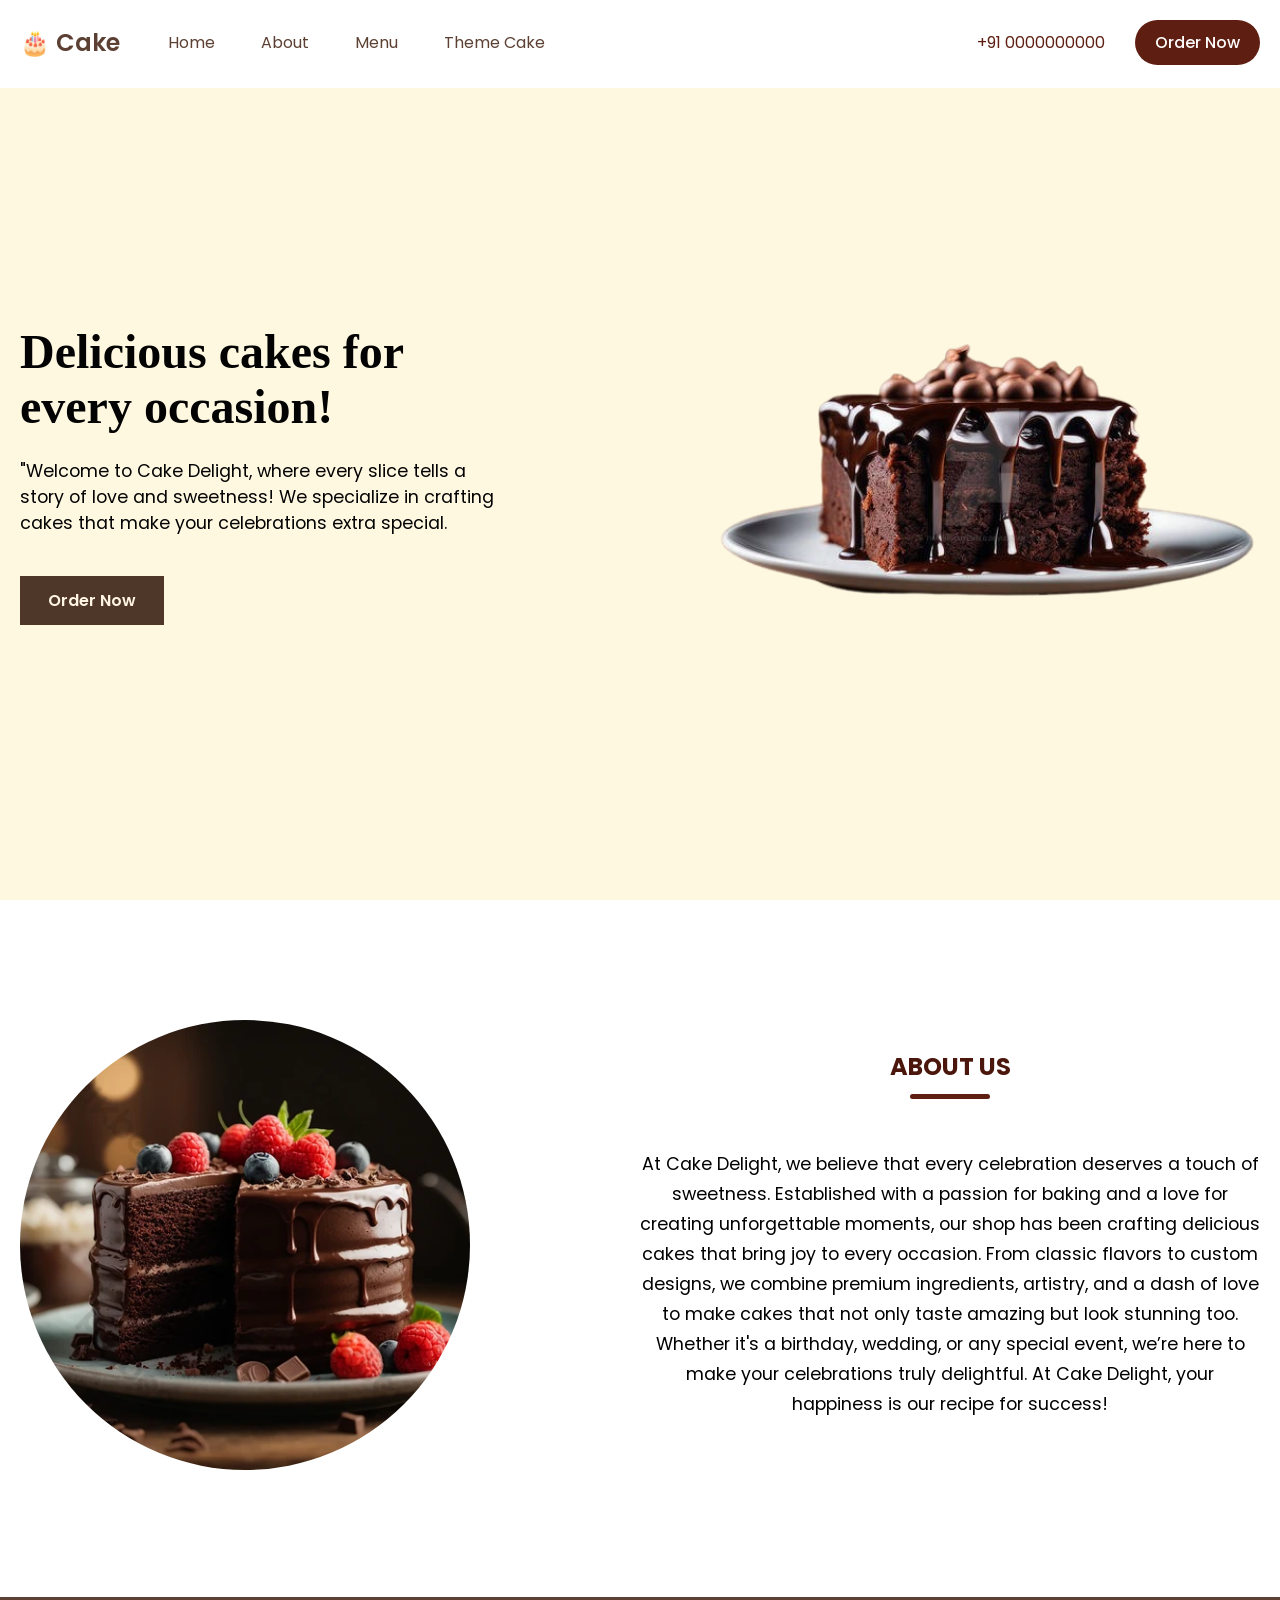
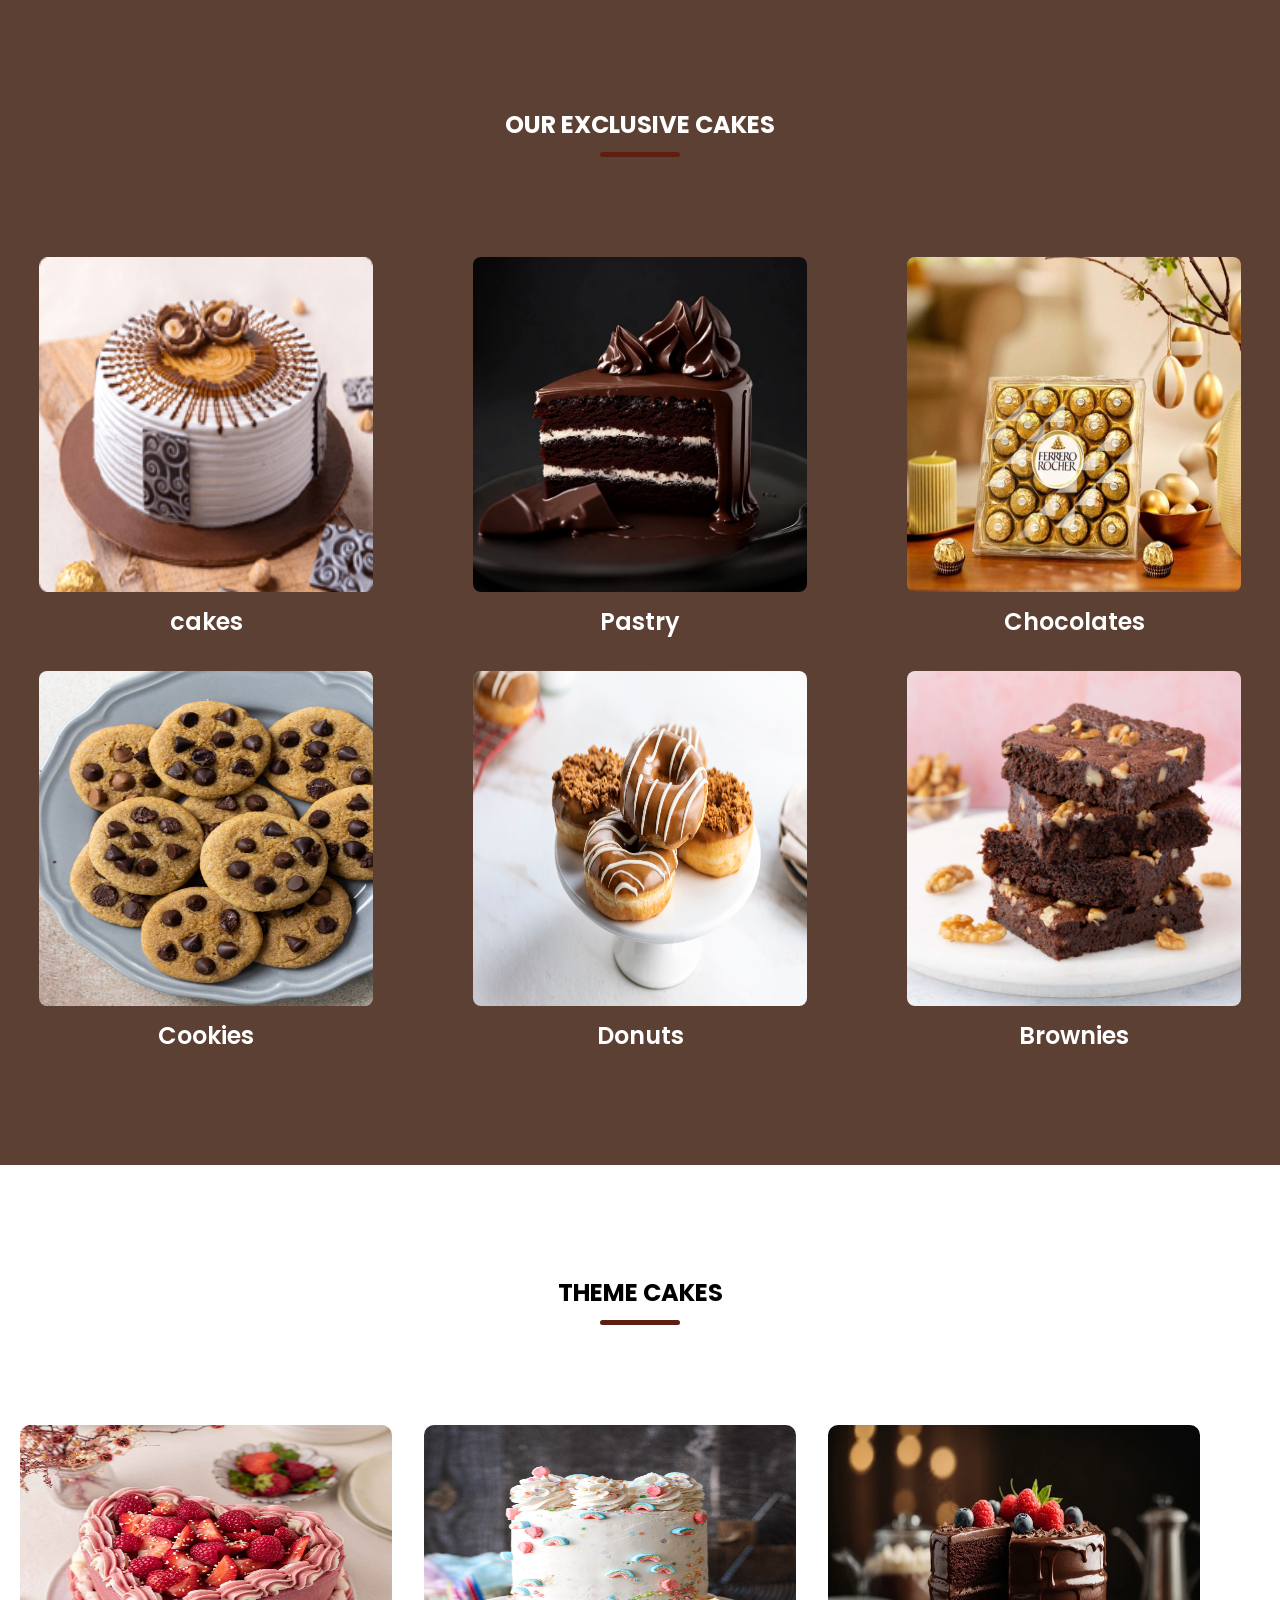
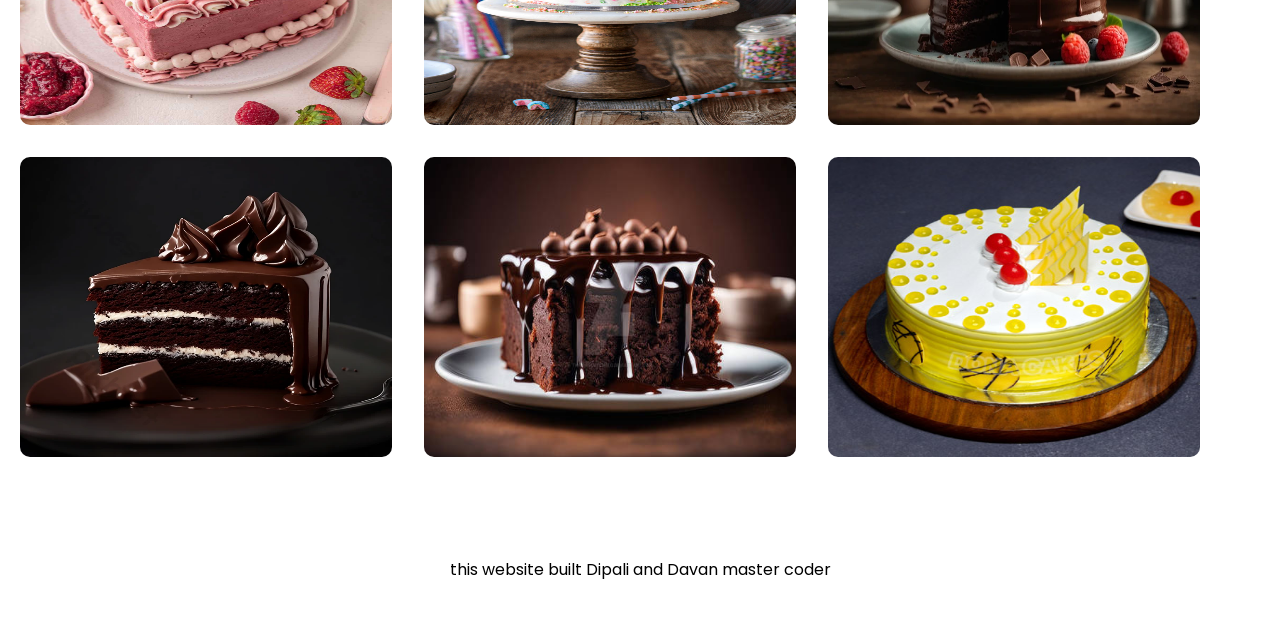
<file: cake-website/index.html>
<!DOCTYPE html>
<html lang="en">

<head>
  <meta charset="UTF-8" />
  <meta name="viewport" content="width=device-width, initial-scale=1.0" />
  <title>🎂 Cake Shop website</title>
  <link rel="stylesheet" href="style.css">
</head>

<body>


  <!-- Header / Navbar -->
  <header>
    <nav class="navbar">

      <div class="nav-left">
        <a href="#" class="nav-logo">
          <h2 class="logo-text">🎂 Cake</h2>
        </a>

        <ul class="nav-menu">
          <button id="menu-close-button" class="fas fa-times"></button>

          <li class="nav-item">
            <a href="index.html" class="nav-link">Home</a>
          </li>
          <li class="nav-item">
            <a href="about.html" class="nav-link">About</a>
          </li>
          <li class="nav-item">
            <a href="menu.html" class="nav-link">Menu</a>
          </li>
          <li class="nav-item">
            <a href="them cake.html" class="nav-link">Theme Cake</a>
          </li>

          <!-- <li class="nav-item">
              <a href="#contact" class="nav-link">Contact Us</a>
            </li> -->
        </ul>
      </div>

      <div class="nav-right">
        <p href="#contact" class="nav-link">+91 0000000000</p>

        <a href="#" class="button order-now">Order Now</a>

        <button id="menu-open-button" class="fas fa-bars"></button>
      </div>

    </nav>
  </header>




  <main>

    <!-- Hero section -->
    <section class="hero-section">
      <div class="section-content">
        <div class="hero-details">
          <!-- <h2 class="title">Best Coffee</h2> -->
          <h3 class="subtitle">Delicious cakes for every occasion!</h3>
          <p class="description">"Welcome to Cake Delight, where every slice tells a story of love and
            sweetness! We specialize in crafting cakes that make your celebrations extra special.</p>

          <div class="buttons">
            <a href="order.html" class="button order-now">Order Now</a>
            <!-- <a href="#contact" class="button contact-us">Contact Us</a> -->
          </div>
        </div>
        <div class="hero-image-wrapper">
          <img src="images/hero-image.png" alt="Coffee" class="hero-image" />
        </div>
      </div>
    </section>



    <!-- About section -->
    <section class="about-section" id="about">
      <div class="section-content">
        <div class="about-image-wrapper">
          <img src="images/gallery-3.jpg" alt="About" class="about-image" />
        </div>
        <div class="about-details">
          <h2 class="section-title">About Us</h2>
          <p class="text">At Cake Delight, we believe that every celebration deserves a touch of sweetness. Established
            with a passion for baking and a love for creating unforgettable moments, our shop has been crafting
            delicious cakes that bring joy to every occasion. From classic flavors to custom designs, we combine premium
            ingredients, artistry, and a dash of love to make cakes that not only taste amazing but look stunning too.
            Whether it's a birthday, wedding, or any special event, we’re here to make your celebrations truly
            delightful. At Cake Delight, your happiness is our recipe for success!</p>
        </div>
      </div>
    </section>



    <!-- Menu section -->
    <section class="menu-section" id="menu">
      <h2 class="section-title">Our Exclusive Cakes</h2>
      <div class="section-content">
        <ul class="menu-list">
          <li class="menu-item">
            <img src="images/cold-beverages.png" alt="Hot Beverages" class="menu-image" />
            <div class="menu-details">
              <h3 class="name">cakes</h3>
            </div>
          </li>
          <li class="menu-item">
            <img src="images/gallery-4.jpg" alt="Cold Beverages" class="menu-image" />
            <div class="menu-details">
              <h3 class="name">Pastry</h3>
            </div>
          </li>
          <li class="menu-item">
            <img src="images/refreshment.png" alt="Refreshment" class="menu-image" />
            <div class="menu-details">
              <h3 class="name">Chocolates</h3>
            </div>
          </li>
          <li class="menu-item">
            <img src="images/special-combo.png" alt="Special Combos" class="menu-image" />
            <div class="menu-details">
              <h3 class="name">Cookies</h3>
            </div>
          </li>
          <li class="menu-item">
            <img src="images/desserts.png" alt="Dessert" class="menu-image" />
            <div class="menu-details">
              <h3 class="name">Donuts</h3>
            </div>
          </li>
          <li class="menu-item">
            <img src="images/burger-frenchfries.png" alt="burger & French Fries" class="menu-image" />
            <div class="menu-details">
              <h3 class="name">Brownies</h3>
            </div>
          </li>
        </ul>
      </div>
    </section>

    <!-- Gallery section -->
    <section class="gallery-section" id="gallery">
      <h2 class="section-title">Theme Cakes</h2>
      <div class="section-content">
        <ul class="gallery-list">
          <li class="gallery-item">
            <img src="images/gallery-1.jpg" alt="Gallery Image" class="gallery-image" />
          </li>
          <li class="gallery-item">
            <img src="images/gallery-2.jpg" alt="Gallery Image" class="gallery-image" />
          </li>
          <li class="gallery-item">
            <img src="images/gallery-3.jpg" alt="Gallery Image" class="gallery-image" />
          </li>
          <li class="gallery-item">
            <img src="images/gallery-4.jpg" alt="Gallery Image" class="gallery-image" />
          </li>
          <li class="gallery-item">
            <img src="images/gallery-5.jpg" alt="Gallery Image" class="gallery-image" />
          </li>
          <li class="gallery-item">
            <img src="images/gallery-6.jpg" alt="Gallery Image" class="gallery-image" />
          </li>
        </ul>
      </div>
    </section>
    <footer>
      <center>
        <p>this website built Dipali and Davan master coder</p>
      </center><br><br>
    </footer>
  </main>
</body>

</html>
</file>
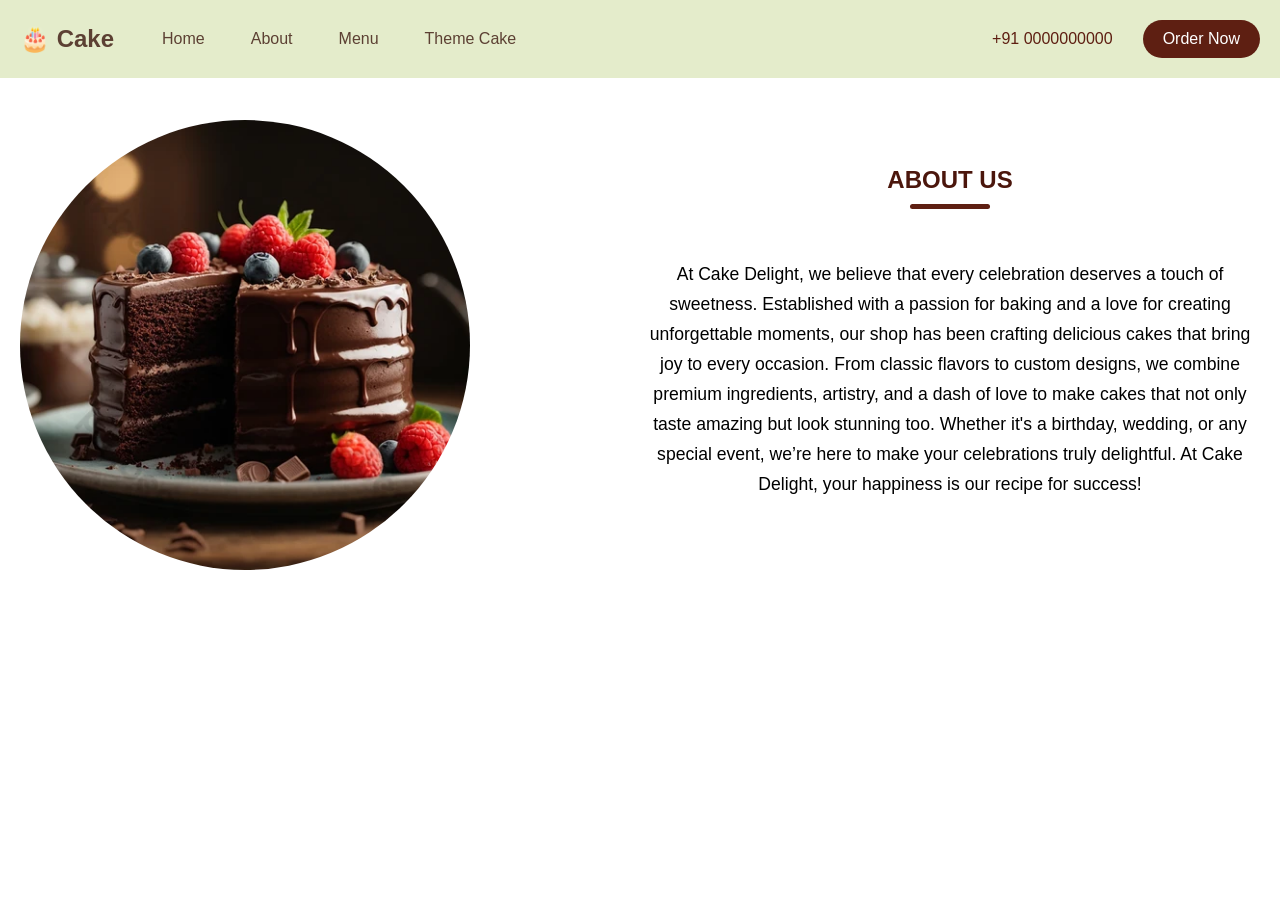
<file: cake-website/about.html>
<!DOCTYPE html>
<html lang="en">
<head>
    <meta charset="UTF-8">
    <meta name="viewport" content="width=device-width, initial-scale=1.0">
    <title>🎂 About</title>
    <link rel="stylesheet" href="about.css">
</head>
<body>

    <header>
        <nav class="navbar">
    
          <div class="nav-left">
            <a href="#" class="nav-logo">
              <h2 class="logo-text">🎂 Cake</h2>
            </a>
    
            <ul class="nav-menu">
              <button id="menu-close-button" class="fas fa-times"></button>
    
              <li class="nav-item">
                <a href="index.html" class="nav-link">Home</a>
              </li>
              <li class="nav-item">
                <a href="about.html" class="nav-link">About</a>
              </li>
              <li class="nav-item">
                <a href="menu.html" class="nav-link">Menu</a>
              </li>
              <li class="nav-item">
                <a href="them cake.html" class="nav-link">Theme Cake</a>
              </li>
    
              <!-- <li class="nav-item">
                  <a href="#contact" class="nav-link">Contact Us</a>
                </li> -->
            </ul>
          </div>
    
          <div class="nav-right">
            <p href="#contact" class="nav-link">+91 0000000000</p>
    
            <a href="#" class="button order-now">Order Now</a>
    
            <button id="menu-open-button" class="fas fa-bars"></button>
          </div>
    
        </nav>
      </header>


   <!-- About section -->
   <section class="about-section" id="about">
    <div class="section-content">
      <div class="about-image-wrapper">
        <img src="images/gallery-3.jpg" alt="About" class="about-image" />
      </div>
      <div class="about-details">
        <h2 class="section-title">About Us</h2>
        <p class="text">At Cake Delight, we believe that every celebration deserves a touch of sweetness. Established
          with a passion for baking and a love for creating unforgettable moments, our shop has been crafting
          delicious cakes that bring joy to every occasion. From classic flavors to custom designs, we combine premium
          ingredients, artistry, and a dash of love to make cakes that not only taste amazing but look stunning too.
          Whether it's a birthday, wedding, or any special event, we’re here to make your celebrations truly
          delightful. At Cake Delight, your happiness is our recipe for success!</p>
      </div>
    </div>
  </section>


</body>
</html>
</file>
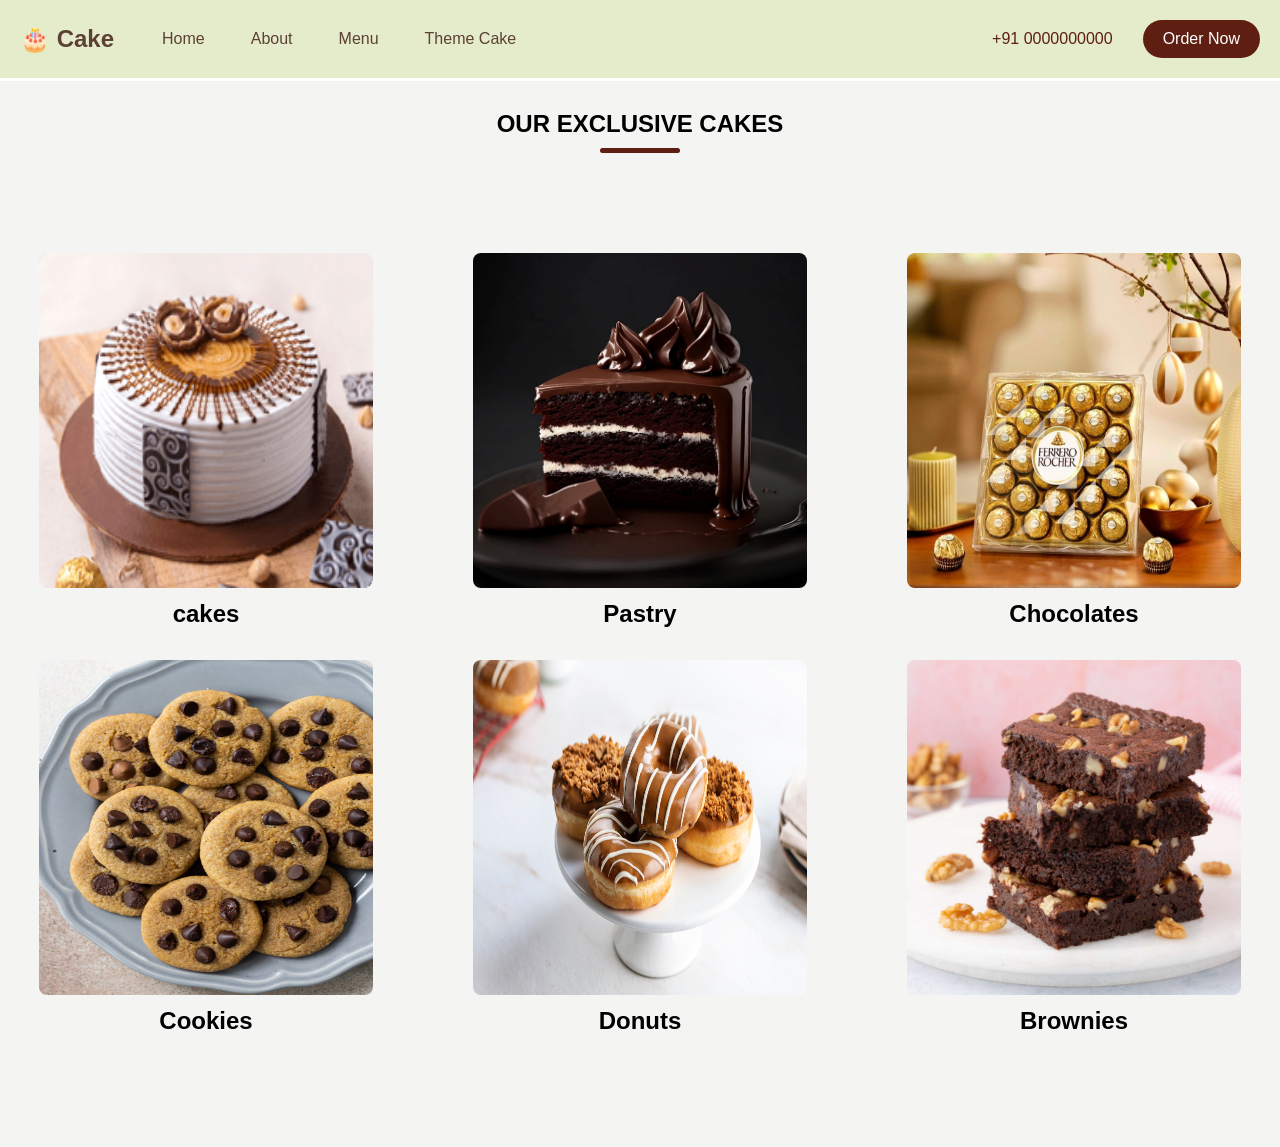
<file: cake-website/menu.html>
<!DOCTYPE html>
<html lang="en">
<head>
    <meta charset="UTF-8">
    <meta name="viewport" content="width=device-width, initial-scale=1.0">
    <title>🎂 menu</title>
    <link rel="stylesheet" href="menu.css">
</head>
<body>
    
    <header>
        <nav class="navbar">
    
          <div class="nav-left">
            <a href="#" class="nav-logo">
              <h2 class="logo-text">🎂 Cake</h2>
            </a>
    
            <ul class="nav-menu">
              <button id="menu-close-button" class="fas fa-times"></button>
    
              <li class="nav-item">
                <a href="index.html" class="nav-link">Home</a>
              </li>
              <li class="nav-item">
                <a href="about.html" class="nav-link">About</a>
              </li>
              <li class="nav-item">
                <a href="menu.html" class="nav-link">Menu</a>
              </li>
              <li class="nav-item">
                <a href="them cake.html" class="nav-link">Theme Cake</a>
              </li>
    
              <!-- <li class="nav-item">
                  <a href="#contact" class="nav-link">Contact Us</a>
                </li> -->
            </ul>
          </div>
    
          <div class="nav-right">
            <p href="#contact" class="nav-link">+91 0000000000</p>
    
            <a href="#" class="button order-now">Order Now</a>
    
            <button id="menu-open-button" class="fas fa-bars"></button>
          </div>
    
        </nav>
      </header>


      <!-- Menu section -->
    <section class="menu-section" id="menu">
        <h2 class="section-title">Our Exclusive Cakes</h2>
        <div class="section-content">
          <ul class="menu-list">
            <li class="menu-item">
              <img src="images/cold-beverages.png" alt="Hot Beverages" class="menu-image" />
              <div class="menu-details">
                <h3 class="name">cakes</h3>
              </div>
            </li>
            <li class="menu-item">
              <img src="images/gallery-4.jpg" alt="Cold Beverages" class="menu-image" />
              <div class="menu-details">
                <h3 class="name">Pastry</h3>
              </div>
            </li>
            <li class="menu-item">
              <img src="images/refreshment.png" alt="Refreshment" class="menu-image" />
              <div class="menu-details">
                <h3 class="name">Chocolates</h3>
              </div>
            </li>
            <li class="menu-item">
              <img src="images/special-combo.png" alt="Special Combos" class="menu-image" />
              <div class="menu-details">
                <h3 class="name">Cookies</h3>
              </div>
            </li>
            <li class="menu-item">
              <img src="images/desserts.png" alt="Dessert" class="menu-image" />
              <div class="menu-details">
                <h3 class="name">Donuts</h3>
              </div>
            </li>
            <li class="menu-item">
              <img src="images/burger-frenchfries.png" alt="burger & French Fries" class="menu-image" />
              <div class="menu-details">
                <h3 class="name">Brownies</h3>
              </div>
            </li>
          </ul>
        </div>
      </section>

</body>
</html>
</file>
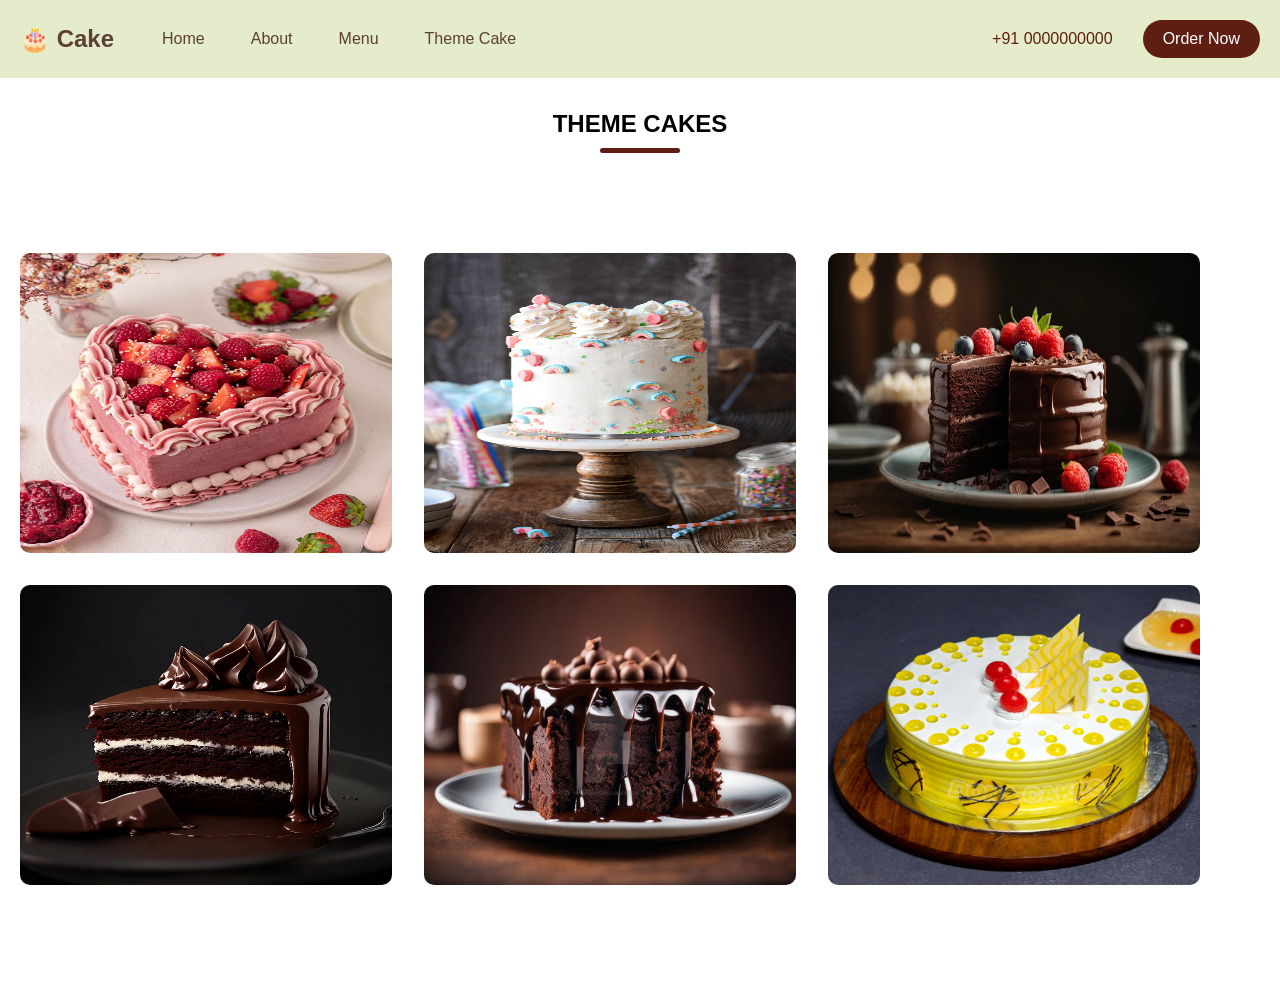
<file: cake-website/them cake.html>
<!DOCTYPE html>
<html lang="en">
<head>
    <meta charset="UTF-8">
    <meta name="viewport" content="width=device-width, initial-scale=1.0">
    <title>🎂 Them cake</title>
    <link rel="stylesheet" href="them cake.css">
</head>
<body>

    <header>
        <nav class="navbar">
    
          <div class="nav-left">
            <a href="#" class="nav-logo">
              <h2 class="logo-text">🎂 Cake</h2>
            </a>
    
            <ul class="nav-menu">
              <button id="menu-close-button" class="fas fa-times"></button>
    
              <li class="nav-item">
                <a href="index.html" class="nav-link">Home</a>
              </li>
              <li class="nav-item">
                <a href="about.html" class="nav-link">About</a>
              </li>
              <li class="nav-item">
                <a href="menu.html" class="nav-link">Menu</a>
              </li>
              <li class="nav-item">
                <a href="them cake.html" class="nav-link">Theme Cake</a>
              </li>
    
              <!-- <li class="nav-item">
                  <a href="#contact" class="nav-link">Contact Us</a>
                </li> -->
            </ul>
          </div>
    
          <div class="nav-right">
            <p href="#contact" class="nav-link">+91 0000000000</p>
    
            <a href="#" class="button order-now">Order Now</a>
    
            <button id="menu-open-button" class="fas fa-bars"></button>
          </div>
    
        </nav>
      </header>    


    <section class="gallery-section" id="gallery">
        <h2 class="section-title">Theme Cakes</h2>
        <div class="section-content">
          <ul class="gallery-list">
            <li class="gallery-item">
              <img src="images/gallery-1.jpg" alt="Gallery Image" class="gallery-image" />
            </li>
            <li class="gallery-item">
              <img src="images/gallery-2.jpg" alt="Gallery Image" class="gallery-image" />
            </li>
            <li class="gallery-item">
              <img src="images/gallery-3.jpg" alt="Gallery Image" class="gallery-image" />
            </li>
            <li class="gallery-item">
              <img src="images/gallery-4.jpg" alt="Gallery Image" class="gallery-image" />
            </li>
            <li class="gallery-item">
              <img src="images/gallery-5.jpg" alt="Gallery Image" class="gallery-image" />
            </li>
            <li class="gallery-item">
              <img src="images/gallery-6.jpg" alt="Gallery Image" class="gallery-image" />
            </li>
          </ul>
        </div>
      </section>
</body>
</html>
</file>
<file: cake-website/style.css>
/* Google Fonts Link */
@import url('https://fonts.googleapis.com/css2?family=Miniver&family=Poppins:ital,wght@0,400;0,500;0,600;0,700;1,400&display=swap');

* {
  padding: 0;
  margin: 0;
  box-sizing: border-box;
  font-family: "Poppins", sans-serif;
}

html {
  scroll-behavior: smooth;
}

/* Stylings for whole site */
ul {
  list-style: none;
}

a {
  text-decoration: none;
}

button {
  cursor: pointer;
  background: none;
  border: none;
}

img {
  width: 100%;
}

section .section-content , footer .section-content {
  margin: 0 auto;
  padding: 0 20px;
  max-width: 1300px;
}

section .section-title {
  text-align: center;
  padding: 60px 0 100px;
  text-transform: uppercase;
  font-size: 1.5rem;
}

section .section-title::after {
  content: "";
  width: 80px;
  height: 5px;
  display: block;
  margin: 10px auto 0;
  background:#5e1f12;
  border-radius: 20px;
}

/* Navbar styling */
header {
  z-index: 5;
  width: 100%;
  position: fixed;
  background: #fff;
  border-bottom: 3px solid #ffffff;
 
}

header .navbar {
  display: flex;
  padding: 20px;
  align-items: center;
  margin: 0 auto;
  justify-content: space-between;
  max-width: 1300px;
  color: #5e1f12;
}
.nav-left, .nav-right{
  display: flex;
  align-items: center;
  justify-content: center;
  gap: 30px;
}

.nav-right a{
  padding: 8px 18px;
  border-radius: 30px;
  background-color: #5e1f12;
  color: #fff;
  font-weight: 500;
  border: 2px solid transparent;

}

.navbar .nav-logo .logo-text {
  color: #5C4033;
  font-size: 1.5rem;
  font-weight: 600;
}

.navbar .nav-menu {
  gap: 10px;
  display: flex;
}

.navbar .nav-menu .nav-link {
  padding: 10px 18px;
  font-size: 1rem;
  border-radius: 30px;
  transition: 0.3s ease;
  color: #5C4033;
}

.navbar .nav-menu .nav-link:hover {
 
  color: #57282a;
  text-decoration: underline;
  text-underline-offset: 12px;
  font-weight: 600;
}

.navbar #menu-open-button {
  display: none;
 
}
.navbar #menu-close-button{
  display: none;
  color: #000;
}


/* Hero section styling */
.hero-section {
  min-height: 100vh;
  background: #FFF8E1;
}

.hero-section .section-content {
  display: flex;
  padding-top: 40px;
  align-items: center;
  min-height: 100vh;
  justify-content: space-between;
}

.hero-section .hero-details {
  color: #030303;
}


.hero-section .hero-details .subtitle {
  margin-top: 8px;
  max-width: 70%;
  font-size: 3rem;
  font-family: cursive;
}

.hero-section .hero-details .description {
  max-width: 70%;
  margin: 24px 0 40px;
  font-size:1.1rem;
}

.hero-section .hero-details .buttons {
  display: flex;
  gap: 23px;
}

.hero-section .hero-details .button {
  padding: 10px 26px;
  display: block;
  border: 2px solid transparent;
  background:#4E3629;
  color: #FFF5E1;
  font-size: 1rem;
  font-weight: 600;
  transition: 0.3s ease;
}

.hero-section .hero-details .button:hover, .nav-right a:hover {
  color: #4E342E;
  border-color: #4E342E;
  background: transparent;
}


.hero-section .hero-image-wrapper {
  max-width: 700px;
  width: 1000px;
  margin-right: 50px;
}
.hero-section .hero-image-wrapper img {
  width: 110%;
}

/* About section styling */
.about-section {
  padding: 120px 0;
  background: #fff;
}

.about-section .section-content {
  display: flex;
  gap: 50px;
  align-items: center;
  justify-content: space-between;
}

.about-section .about-image-wrapper .about-image {
  height: 450px;
  width: 450px;
  object-fit: cover;
  border-radius: 50%;
}

.about-section .about-details {
  max-width: 50%;
}

.about-section .about-details .section-title {
  padding: 0;
  color: #4b160c;
}

.about-section .about-details .text {
  line-height: 30px;
  margin: 50px 0 30px;
  text-align: center;
  font-size: 1.1rem;
}


/* Menu section styling */
.menu-section {
  color: #fff;
  background: #5C4033;
  padding: 50px 0 100px;
}

.menu-section .menu-list {
  display: flex;
  gap: 20px;
  flex-wrap: wrap;
  align-items: center;
  justify-content: space-between;
}

.menu-section .menu-list .menu-item {
  display: flex;
  text-align: center;
  flex-direction: column;
  align-items: center;
  justify-content: space-between;
  width: 30%;
  
}

.menu-section .menu-list .menu-item .menu-image {
  width: 90%;
  aspect-ratio: 1;
  border-radius: 8px;
}

.menu-section .menu-list .menu-item .name {
  margin: 12px 0;
  font-size: 1.5rem;
  font-weight: 600;
}

.menu-section .menu-list .menu-item .text {
  font-size: 1.2rem;

}

/* Gallery section styling */
.gallery-section {
  padding: 50px 0 100px;
}

.gallery-section .gallery-list {
  display: flex;
  gap: 32px;
  flex-wrap: wrap;
}

.gallery-section .gallery-list .gallery-item {
  overflow: hidden;
  border-radius: 10px;
  width: 30%;
  height: 300px;
}

.gallery-section .gallery-item .gallery-image {
  width: 100%;
  height: 100%;
  cursor: zoom-in;
  transition: 0.3s ease;
  /* object-fit: cover; */
  aspect-ratio: 1;
}

.gallery-section .gallery-item:hover .gallery-image {
  transform: scale(1.2);
}
</file>
<file: cake-website/about.css>
* {
    padding: 0;
    margin: 0;
    box-sizing: border-box;
    font-family: "Poppins", sans-serif;
  }
  
  html {
    scroll-behavior: smooth;
  }
  
  /* Stylings for whole site */
  ul {
    list-style: none;
  }
  
  a {
    text-decoration: none;
  }
  
  button {
    cursor: pointer;
    background: none;
    border: none;
  }
  
  img {
    width: 100%;
  }
  
  section .section-content , footer .section-content {
    margin: 0 auto;
    padding: 0 20px;
    max-width: 1300px;
  }
  
  section .section-title {
    text-align: center;
    padding: 60px 0 100px;
    text-transform: uppercase;
    font-size: 1.5rem;
  }
  
  section .section-title::after {
    content: "";
    width: 80px;
    height: 5px;
    display: block;
    margin: 10px auto 0;
    background:#5e1f12;
    border-radius: 20px;
  }
  
  /* Navbar styling */
  header {
    z-index: 5;
    width: 100%;
    position: fixed;
    background: #e4eccb;
    border-bottom: 3px solid #ffffff;
   
  }
  
  header .navbar {
    display: flex;
    padding: 20px;
    align-items: center;
    margin: 0 auto;
    justify-content: space-between;
    max-width: 1300px;
    color: #5e1f12;
  }
  .nav-left, .nav-right{
    display: flex;
    align-items: center;
    justify-content: center;
    gap: 30px;
  }
  
  .nav-right a{
    padding: 8px 18px;
    border-radius: 30px;
    background-color: #5e1f12;
    color: #fff;
    font-weight: 500;
    border: 2px solid transparent;
  
  }
  
  .navbar .nav-logo .logo-text {
    color: #5C4033;
    font-size: 1.5rem;
    font-weight: 600;
  }
  
  .navbar .nav-menu {
    gap: 10px;
    display: flex;
  }
  
  .navbar .nav-menu .nav-link {
    padding: 10px 18px;
    font-size: 1rem;
    border-radius: 30px;
    transition: 0.3s ease;
    color: #5C4033;
  }
  
  .navbar .nav-menu .nav-link:hover {
   
    color: #57282a;
    text-decoration: underline;
    text-underline-offset: 12px;
    font-weight: 600;
  }
  
  .navbar #menu-open-button {
    display: none;
   
  }
  .navbar #menu-close-button{
    display: none;
    color: #000;
  }

  .about-section {
    padding: 120px 0;
    background: #fff;
  }
  
  .about-section .section-content {
    display: flex;
    gap: 50px;
    align-items: center;
    justify-content: space-between;
  }
  
  .about-section .about-image-wrapper .about-image {
    height: 450px;
    width: 450px;
    object-fit: cover;
    border-radius: 50%;
  }
  
  .about-section .about-details {
    max-width: 50%;
  }
  
  .about-section .about-details .section-title {
    padding: 0;
    color: #4b160c;
  }
  
  .about-section .about-details .text {
    line-height: 30px;
    margin: 50px 0 30px;
    text-align: center;
    font-size: 1.1rem;
  }
</file>
<file: cake-website/menu.css>
*{
    padding: 0;
    margin: 0;
    box-sizing: border-box;
    font-family: "Poppins", sans-serif;
  }
  
  html {
    scroll-behavior: smooth;
  }
  
  /* Stylings for whole site */
  ul {
    list-style: none;
  }
  
  a {
    text-decoration: none;
  }
  
  button {
    cursor: pointer;
    background: none;
    border: none;
  }
  
  img {
    width: 100%;
  }
  
  section .section-content , footer .section-content {
    margin: 0 auto;
    padding: 0 20px;
    max-width: 1300px;
  }
  
  section .section-title {
    text-align: center;
    padding: 60px 0 100px;
    text-transform: uppercase;
    font-size: 1.5rem;
  }
  
  section .section-title::after {
    content: "";
    width: 80px;
    height: 5px;
    display: block;
    margin: 10px auto 0;
    background:#5e1f12;
    border-radius: 20px;
  }
  
  /* Navbar styling */
  header {
    z-index: 5;
    width: 100%;
    position: fixed;
    background: #e4eccb;
    border-bottom: 3px solid #ffffff;
   
  }
  
  header .navbar {
    display: flex;
    padding: 20px;
    align-items: center;
    margin: 0 auto;
    justify-content: space-between;
    max-width: 1300px;
    color: #5e1f12;
  }
  .nav-left, .nav-right{
    display: flex;
    align-items: center;
    justify-content: center;
    gap: 30px;
  }
  
  .nav-right a{
    padding: 8px 18px;
    border-radius: 30px;
    background-color: #5e1f12;
    color: #fff;
    font-weight: 500;
    border: 2px solid transparent;
  
  }
  
  .navbar .nav-logo .logo-text {
    color: #5C4033;
    font-size: 1.5rem;
    font-weight: 600;
  }
  
  .navbar .nav-menu {
    gap: 10px;
    display: flex;
  }
  
  .navbar .nav-menu .nav-link {
    padding: 10px 18px;
    font-size: 1rem;
    border-radius: 30px;
    transition: 0.3s ease;
    color: #5C4033;
  }
  
  .navbar .nav-menu .nav-link:hover {
   
    color: #57282a;
    text-decoration: underline;
    text-underline-offset: 12px;
    font-weight: 600;
  }
  
  .navbar #menu-open-button {
    display: none;
   
  }
  .navbar #menu-close-button{
    display: none;
    color: #000;
  }

  /* Menu section styling */
.menu-section {
    color: #000000;
    background: #f4f4f3;
    padding: 50px 0 100px;
  }
  
  .menu-section .menu-list {
    display: flex;
    gap: 20px;
    flex-wrap: wrap;
    align-items: center;
    justify-content: space-between;
  }
  
  .menu-section .menu-list .menu-item {
    display: flex;
    text-align: center;
    flex-direction: column;
    align-items: center;
    justify-content: space-between;
    width: 30%;
    
  }
  
  .menu-section .menu-list .menu-item .menu-image {
    width: 90%;
    aspect-ratio: 1;
    border-radius: 8px;
  }
  
  .menu-section .menu-list .menu-item .name {
    margin: 12px 0;
    font-size: 1.5rem;
    font-weight: 600;
  }
  
  .menu-section .menu-list .menu-item .text {
    font-size: 1.2rem;
  
  }
</file>
<file: cake-website/them cake.css>
* {
    padding: 0;
    margin: 0;
    box-sizing: border-box;
    font-family: "Poppins", sans-serif;
  }
  
  html {
    scroll-behavior: smooth;
  }
  
  /* Stylings for whole site */
  ul {
    list-style: none;
  }
  
  a {
    text-decoration: none;
  }
  
  button {
    cursor: pointer;
    background: none;
    border: none;
  }
  
  img {
    width: 100%;
  }
  
  section .section-content , footer .section-content {
    margin: 0 auto;
    padding: 0 20px;
    max-width: 1300px;
  }
  
  section .section-title {
    text-align: center;
    padding: 60px 0 100px;
    text-transform: uppercase;
    font-size: 1.5rem;
  }
  
  section .section-title::after {
    content: "";
    width: 80px;
    height: 5px;
    display: block;
    margin: 10px auto 0;
    background:#5e1f12;
    border-radius: 20px;
  }
  
  /* Navbar styling */
  header {
    z-index: 5;
    width: 100%;
    position: fixed;
    background: #e4eccb;
    border-bottom: 3px solid #ffffff;
   
  }
  
  header .navbar {
    display: flex;
    padding: 20px;
    align-items: center;
    margin: 0 auto;
    justify-content: space-between;
    max-width: 1300px;
    color: #5e1f12;
  }
  .nav-left, .nav-right{
    display: flex;
    align-items: center;
    justify-content: center;
    gap: 30px;
  }
  
  .nav-right a{
    padding: 8px 18px;
    border-radius: 30px;
    background-color: #5e1f12;
    color: #fff;
    font-weight: 500;
    border: 2px solid transparent;
  
  }
  
  .navbar .nav-logo .logo-text {
    color: #5C4033;
    font-size: 1.5rem;
    font-weight: 600;
  }
  
  .navbar .nav-menu {
    gap: 10px;
    display: flex;
  }
  
  .navbar .nav-menu .nav-link {
    padding: 10px 18px;
    font-size: 1rem;
    border-radius: 30px;
    transition: 0.3s ease;
    color: #5C4033;
  }
  
  .navbar .nav-menu .nav-link:hover {
   
    color: #57282a;
    text-decoration: underline;
    text-underline-offset: 12px;
    font-weight: 600;
  }
  
  .navbar #menu-open-button {
    display: none;
   
  }
  .navbar #menu-close-button{
    display: none;
    color: #000;
  }
/* Gallery section styling */
.gallery-section {
    padding: 50px 0 100px;
  }
  
  .gallery-section .gallery-list {
    display: flex;
    gap: 32px;
    flex-wrap: wrap;
  }
  
  .gallery-section .gallery-list .gallery-item {
    overflow: hidden;
    border-radius: 10px;
    width: 30%;
    height: 300px;
  }
  
  .gallery-section .gallery-item .gallery-image {
    width: 100%;
    height: 100%;
    cursor: zoom-in;
    transition: 0.3s ease;
    /* object-fit: cover; */
    aspect-ratio: 1;
  }
  
  .gallery-section .gallery-item:hover .gallery-image {
    transform: scale(1.2);
  }
</file>
